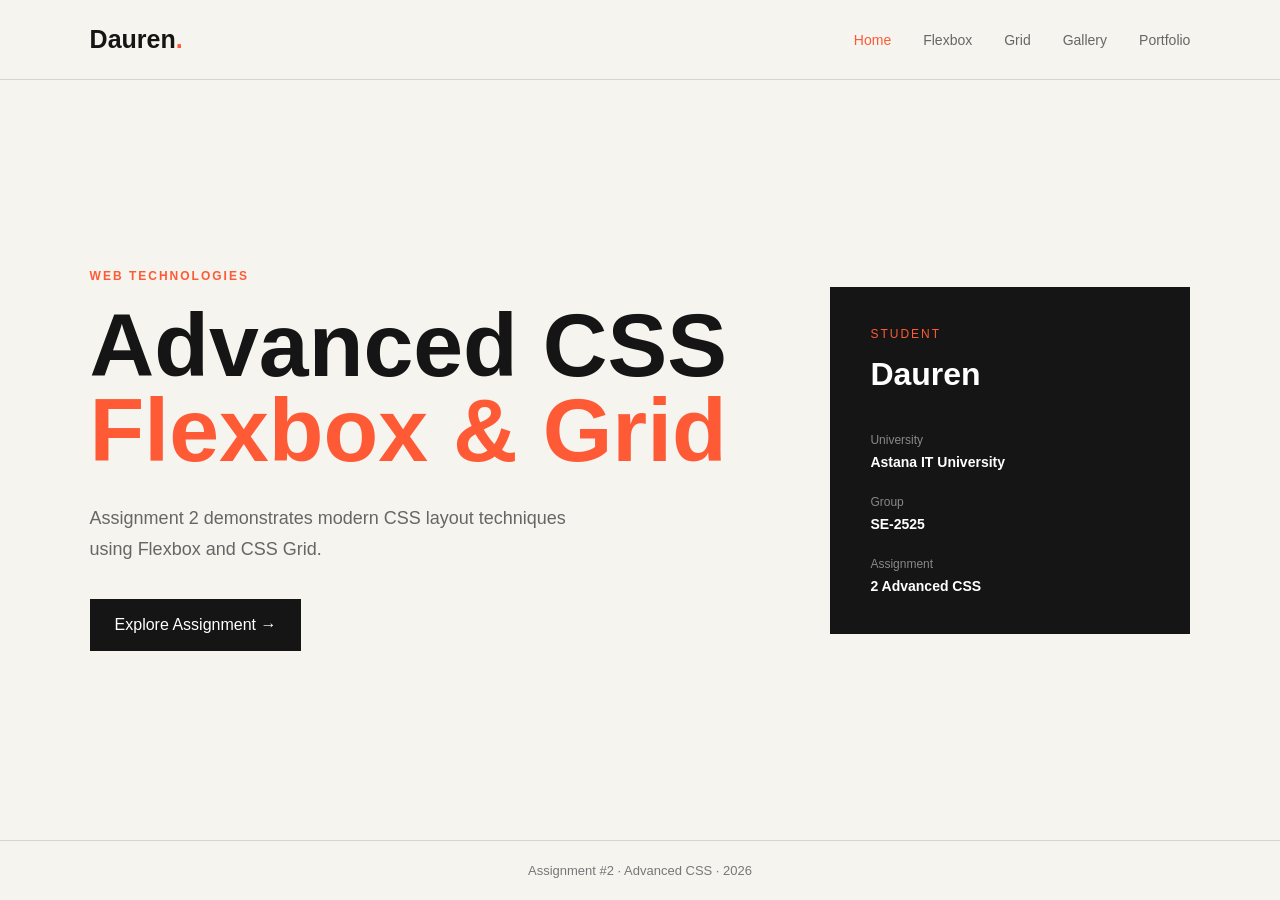
<file: index.html>
<!DOCTYPE html>
<html lang="en">
<head>
    <meta charset="UTF-8">
    <meta name="viewport" content="width=device-width, initial-scale=1.0">
    <title>Assignment #2 | Advanced CSS</title>
    <link rel="stylesheet" href="style.css">
</head>

<body>

<header class="navbar">
    <a href="index.html" class="logo">Dauren<span>.</span></a>

    <nav class="nav-links">
        <a href="index.html" class="active">Home</a>
        <a href="flexbox.html">Flexbox</a>
        <a href="grid.html">Grid</a>
        <a href="gallery.html">Gallery</a>
        <a href="portfolio.html">Portfolio</a>
    </nav>
</header>

<main class="home">

    <section class="hero">
        <p class="label">WEB TECHNOLOGIES</p>

        <h1>
            Advanced CSS<br>
            <span>Flexbox & Grid</span>
        </h1>

        <p class="hero-text">
            Assignment 2 demonstrates modern CSS layout techniques
            using Flexbox and CSS Grid.
        </p>

        <a href="flexbox.html" class="main-btn">
            Explore Assignment →
        </a>
    </section>

    <section class="student-card">
        <p>STUDENT</p>

        <h2>Dauren</h2>

        <div class="student-info">

            <div>
                <span>University</span>
                <strong>Astana IT University</strong>
            </div>

            <div>
                <span>Group</span>
                <strong>SE-2525</strong>
            </div>

            <div>
                <span>Assignment</span>
                <strong>2 Advanced CSS</strong>
            </div>

        </div>
    </section>

</main>

<footer>
    <p>Assignment #2 · Advanced CSS · 2026</p>
</footer>

</body>
</html>
</file>
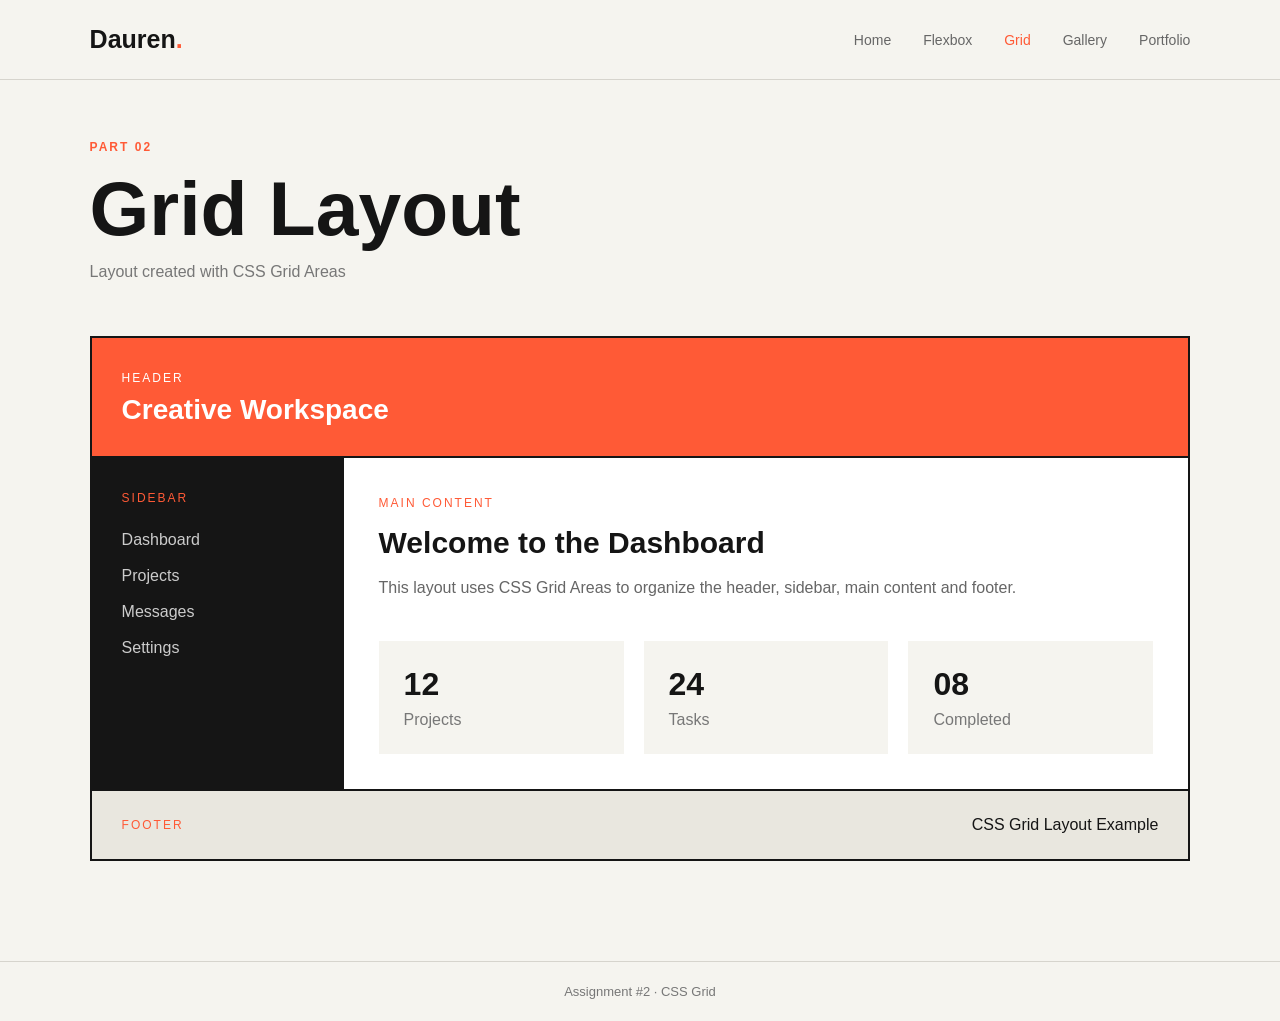
<file: grid.html>
<!DOCTYPE html>
<html lang="en">
<head>
    <meta charset="UTF-8">
    <meta name="viewport" content="width=device-width, initial-scale=1.0">
    <title>CSS Grid | Assignment #2</title>
    <link rel="stylesheet" href="style.css">
</head>

<body>

<header class="navbar">
    <a href="index.html" class="logo">Dauren<span>.</span></a>

    <nav class="nav-links">
        <a href="index.html">Home</a>
        <a href="flexbox.html">Flexbox</a>
        <a href="grid.html" class="active">Grid</a>
        <a href="gallery.html">Gallery</a>
        <a href="portfolio.html">Portfolio</a>
    </nav>
</header>

<main class="page">

    <div class="page-title">
        <p>PART 02</p>
        <h1>Grid Layout</h1>
        <span>Layout created with CSS Grid Areas</span>
    </div>

    <section class="grid-demo">

        <div class="demo-header">
            <span>HEADER</span>
            <h2>Creative Workspace</h2>
        </div>

        <aside class="demo-sidebar">
            <span>SIDEBAR</span>

            <ul>
                <li>Dashboard</li>
                <li>Projects</li>
                <li>Messages</li>
                <li>Settings</li>
            </ul>
        </aside>

        <div class="demo-main">
            <span>MAIN CONTENT</span>

            <h2>Welcome to the Dashboard</h2>

            <p>
                This layout uses CSS Grid Areas to organize the header,
                sidebar, main content and footer.
            </p>

            <div class="stats">
                <div>
                    <strong>12</strong>
                    <span>Projects</span>
                </div>

                <div>
                    <strong>24</strong>
                    <span>Tasks</span>
                </div>

                <div>
                    <strong>08</strong>
                    <span>Completed</span>
                </div>
            </div>
        </div>

        <div class="demo-footer">
            <span>FOOTER</span>
            <p>CSS Grid Layout Example</p>
        </div>

    </section>

</main>

<footer>
    <p>Assignment #2 · CSS Grid</p>
</footer>

</body>
</html>
</file>
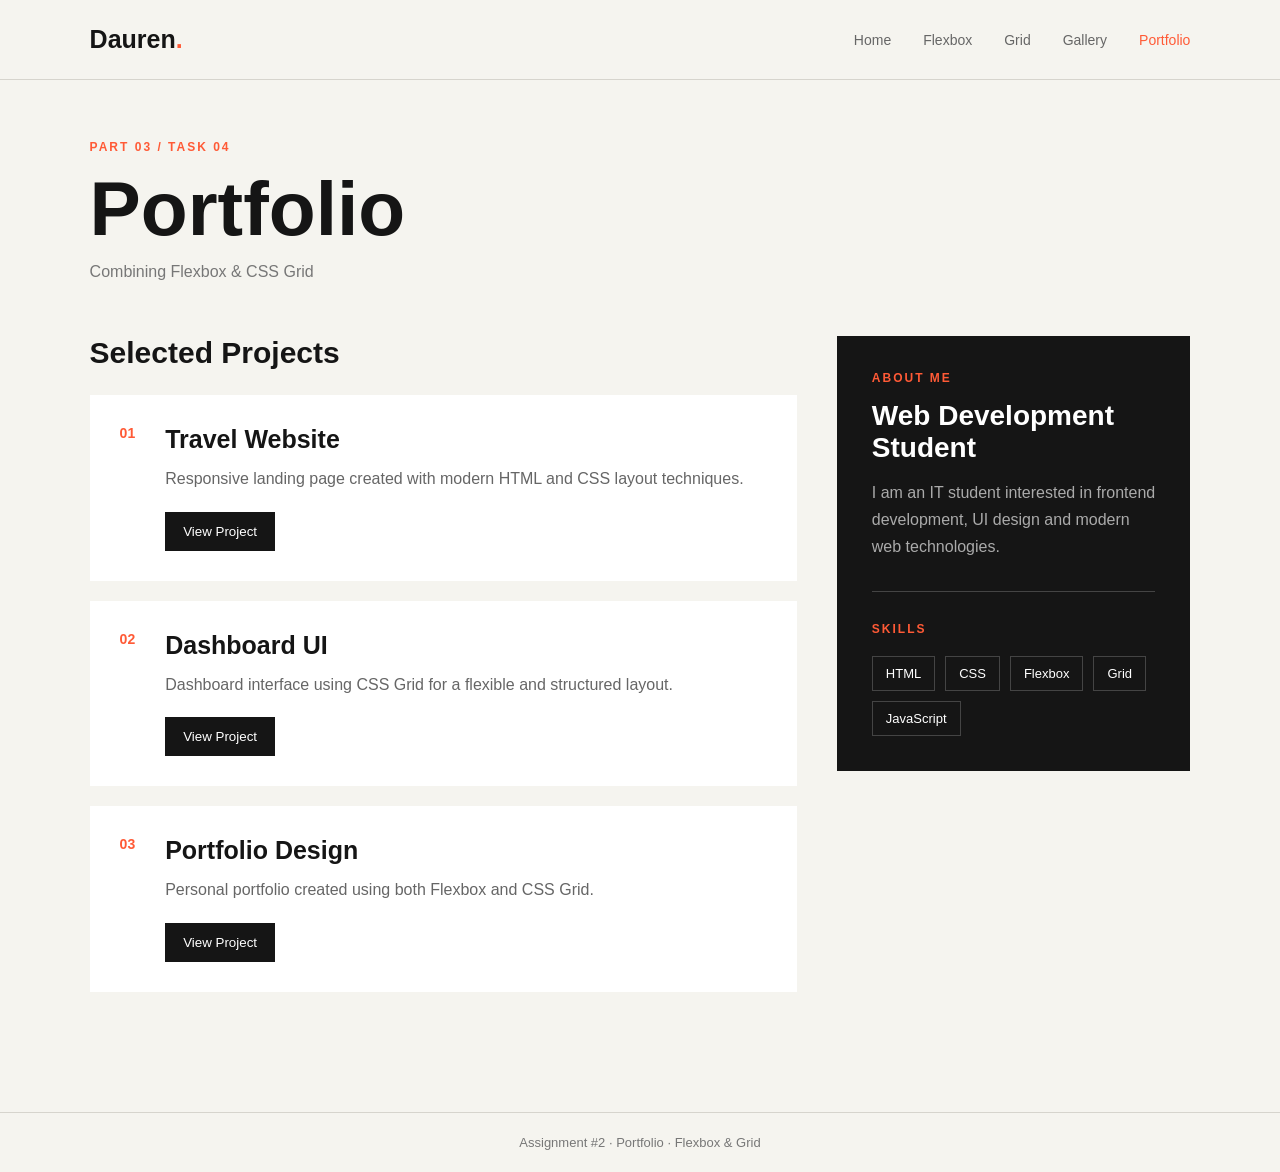
<file: portfolio.html>
<!DOCTYPE html>
<html lang="en">
<head>
    <meta charset="UTF-8">
    <meta name="viewport" content="width=device-width, initial-scale=1.0">
    <title>Portfolio | Assignment #2</title>
    <link rel="stylesheet" href="style.css">
</head>

<body>

<header class="navbar">
    <a href="index.html" class="logo">Dauren<span>.</span></a>

    <nav class="nav-links">
        <a href="index.html">Home</a>
        <a href="flexbox.html">Flexbox</a>
        <a href="grid.html">Grid</a>
        <a href="gallery.html">Gallery</a>
        <a href="portfolio.html" class="active">Portfolio</a>
    </nav>
</header>

<main class="page">

    <div class="page-title">
        <p>PART 03 / TASK 04</p>
        <h1>Portfolio</h1>
        <span>Combining Flexbox & CSS Grid</span>
    </div>

    <section class="portfolio-layout">

        <div class="projects">

            <h2>Selected Projects</h2>

            <article class="project-card">
                <span>01</span>

                <div>
                    <h3>Travel Website</h3>

                    <p>
                        Responsive landing page created with modern
                        HTML and CSS layout techniques.
                    </p>

                    <button>View Project</button>
                </div>
            </article>


            <article class="project-card">
                <span>02</span>

                <div>
                    <h3>Dashboard UI</h3>

                    <p>
                        Dashboard interface using CSS Grid for a
                        flexible and structured layout.
                    </p>

                    <button>View Project</button>
                </div>
            </article>


            <article class="project-card">
                <span>03</span>

                <div>
                    <h3>Portfolio Design</h3>

                    <p>
                        Personal portfolio created using both Flexbox
                        and CSS Grid.
                    </p>

                    <button>View Project</button>
                </div>
            </article>

        </div>


        <aside class="portfolio-sidebar">

            <p class="small-title">ABOUT ME</p>

            <h2>Web Development Student</h2>

            <p>
                I am an IT student interested in frontend development,
                UI design and modern web technologies.
            </p>

            <hr>

            <p class="small-title">SKILLS</p>

            <div class="skills">
                <span>HTML</span>
                <span>CSS</span>
                <span>Flexbox</span>
                <span>Grid</span>
                <span>JavaScript</span>
            </div>

        </aside>

    </section>

</main>

<footer>
    <p>Assignment #2 · Portfolio · Flexbox & Grid</p>
</footer>

</body>
</html>
</file>
<file: style.css>
* {
    margin: 0;
    padding: 0;
    box-sizing: border-box;
}

body {
    font-family: Arial, Helvetica, sans-serif;
    background: #f5f4ef;
    color: #151515;
}

a {
    text-decoration: none;
    color: inherit;
}

img {
    display: block;
    width: 100%;
}

.navbar {
    min-height: 80px;
    padding: 0 7%;

    display: flex;
    justify-content: space-between;
    align-items: center;

    border-bottom: 1px solid #d6d4cd;
    background: #f5f4ef;
}

.logo {
    font-size: 25px;
    font-weight: 800;
}

.logo span {
    color: #ff5a36;
}

.nav-links {
    display: flex;
    align-items: center;
    gap: 32px;
}

.nav-links a {
    font-size: 14px;
    color: #666;
    transition: 0.3s;
}

.nav-links a:hover,
.nav-links .active {
    color: #ff5a36;
}


.home {
    min-height: calc(100vh - 140px);
    padding: 80px 7%;

    display: flex;
    justify-content: space-between;
    align-items: center;
    gap: 70px;
}

.hero {
    flex: 1;
}

.label,
.page-title p,
.small-title {
    color: #ff5a36;
    font-size: 12px;
    font-weight: bold;
    letter-spacing: 2px;
}

.hero h1 {
    font-size: clamp(55px, 7vw, 105px);
    line-height: 0.95;
    margin: 20px 0 30px;
}

.hero h1 span {
    color: #ff5a36;
}

.hero-text {
    max-width: 520px;
    color: #666;
    font-size: 18px;
    line-height: 1.7;
    margin-bottom: 35px;
}

.main-btn {
    display: inline-block;
    background: #151515;
    color: white;
    padding: 17px 25px;
    transition: 0.3s;
}

.main-btn:hover {
    background: #ff5a36;
    transform: translateY(-3px);
}


.student-card {
    width: 360px;
    background: #151515;
    color: white;
    padding: 40px;
}

.student-card > p {
    color: #ff5a36;
    font-size: 12px;
    letter-spacing: 2px;
}

.student-card h2 {
    font-size: 32px;
    margin: 15px 0 40px;
}

.student-info {
    display: flex;
    flex-direction: column;
    gap: 25px;
}

.student-info div {
    display: flex;
    flex-direction: column;
    gap: 7px;
}

.student-info span {
    color: #888;
    font-size: 12px;
}

.student-info strong {
    font-size: 14px;
}

.page {
    padding: 60px 7% 100px;
    min-height: calc(100vh - 140px);
}

.page-title {
    margin-bottom: 55px;
}

.page-title h1 {
    font-size: clamp(45px, 6vw, 80px);
    margin: 10px 0;
}

.page-title span {
    color: #777;
}


.cards-container {
    display: flex;
    gap: 25px;
    align-items: stretch;
}

.card {
    flex: 1;
    background: white;

    display: flex;
    flex-direction: column;

    overflow: hidden;

    transition: transform 0.3s, box-shadow 0.3s;
}

.card:hover {
    transform: translateY(-8px);
    box-shadow: 0 15px 35px rgba(0, 0, 0, 0.12);
}

.card img {
    height: 230px;
    object-fit: cover;
}

.card-content {
    padding: 25px;

    display: flex;
    flex-direction: column;

    flex: 1;
}

.card-number {
    color: #ff5a36;
    font-size: 12px;
    font-weight: bold;
    letter-spacing: 2px;
}

.card-content h2 {
    font-size: 26px;
    margin: 12px 0;
}

.card-content p {
    color: #666;
    line-height: 1.6;
    margin-bottom: 25px;
}

.card-content a {
    margin-top: auto;
    font-weight: bold;
    color: #ff5a36;
}



.grid-demo {
    display: grid;

    grid-template-columns: 250px 1fr;

    grid-template-areas:
        "header header"
        "sidebar main"
        "footer footer";

    gap: 2px;

    background: #151515;
    border: 2px solid #151515;
}



.demo-header {
    grid-area: header;

    background: #ff5a36;
    color: white;
    padding: 30px;
}

.demo-header span {
    font-size: 12px;
    letter-spacing: 2px;
}

.demo-header h2 {
    margin-top: 8px;
    font-size: 28px;
}



.demo-sidebar {
    grid-area: sidebar;

    background: #151515;
    color: white;

    padding: 30px;
    min-height: 300px;
}

.demo-sidebar > span {
    color: #ff5a36;
    font-size: 12px;
    letter-spacing: 2px;
}

.demo-sidebar ul {
    list-style: none;
    margin-top: 25px;
}

.demo-sidebar li {
    margin-bottom: 18px;
    color: #ccc;
}



.demo-main {
    grid-area: main;

    background: white;
    padding: 35px;
}

.demo-main > span {
    color: #ff5a36;
    font-size: 12px;
    letter-spacing: 2px;
}

.demo-main h2 {
    font-size: 30px;
    margin: 15px 0;
}

.demo-main p {
    color: #666;
    line-height: 1.6;
}



.stats {
    display: flex;
    gap: 20px;
    margin-top: 40px;
}

.stats div {
    flex: 1;

    background: #f5f4ef;
    padding: 25px;

    display: flex;
    flex-direction: column;
    gap: 8px;
}

.stats strong {
    font-size: 32px;
}

.stats span {
    color: #777;
}



.demo-footer {
    grid-area: footer;

    background: #e9e7df;

    padding: 25px 30px;

    display: flex;
    justify-content: space-between;
    align-items: center;
}

.demo-footer > span {
    color: #ff5a36;
    font-size: 12px;
    letter-spacing: 2px;
}


.gallery {
    display: grid;

    grid-template-columns: repeat(3, 1fr);

    gap: 18px;
}

.gallery-item {
    position: relative;
    overflow: hidden;
    height: 280px;
}

.gallery-item img {
    width: 100%;
    height: 100%;

    object-fit: cover;

    transition: transform 0.4s;
}

.overlay {
    position: absolute;

    left: 0;
    right: 0;
    bottom: 0;

    padding: 25px;

    background: rgba(0, 0, 0, 0.7);
    color: white;

    font-size: 20px;
    font-weight: bold;

    transform: translateY(100%);
    transition: transform 0.3s;
}

.gallery-item:hover .overlay {
    transform: translateY(0);
}

.gallery-item:hover img {
    transform: scale(1.07);
}



.portfolio-layout {
    display: grid;

    grid-template-columns: 2fr 1fr;

    gap: 40px;
}

.projects > h2 {
    font-size: 30px;
    margin-bottom: 25px;
}



.project-card {
    background: white;

    padding: 30px;
    margin-bottom: 20px;

    display: flex;
    gap: 30px;

    transition: transform 0.3s, box-shadow 0.3s;
}

.project-card:hover {
    transform: translateX(5px);
    box-shadow: 0 10px 30px rgba(0, 0, 0, 0.08);
}

.project-card > span {
    color: #ff5a36;
    font-size: 14px;
    font-weight: bold;
}

.project-card div {
    display: flex;
    flex-direction: column;
    align-items: flex-start;
}

.project-card h3 {
    font-size: 25px;
    margin-bottom: 12px;
}

.project-card p {
    color: #666;
    line-height: 1.6;
    margin-bottom: 20px;
}

.project-card button {
    border: none;
    background: #151515;
    color: white;

    padding: 12px 18px;

    cursor: pointer;

    transition: 0.3s;
}

.project-card button:hover {
    background: #ff5a36;
}



.portfolio-sidebar {
    background: #151515;
    color: white;

    padding: 35px;

    align-self: start;
}

.portfolio-sidebar h2 {
    font-size: 28px;
    margin: 15px 0;
}

.portfolio-sidebar > p:not(.small-title) {
    color: #aaa;
    line-height: 1.7;
}

.portfolio-sidebar hr {
    border: none;
    border-top: 1px solid #444;

    margin: 30px 0;
}

.skills {
    display: flex;
    flex-wrap: wrap;
    gap: 10px;

    margin-top: 20px;
}

.skills span {
    padding: 9px 13px;

    border: 1px solid #444;

    font-size: 13px;
}



body > footer {
    min-height: 60px;

    display: flex;
    justify-content: center;
    align-items: center;

    border-top: 1px solid #d6d4cd;

    color: #777;
    font-size: 13px;
}



@media (max-width: 900px) {

    .home {
        flex-direction: column;
        align-items: stretch;
    }

    .student-card {
        width: 100%;
    }

    .cards-container {
        flex-direction: column;
    }

    .gallery {
        grid-template-columns: repeat(2, 1fr);
    }

    .portfolio-layout {
        grid-template-columns: 1fr;
    }
}


@media (max-width: 700px) {

    .navbar {
        flex-direction: column;
        padding: 20px;
        gap: 20px;
    }

    .nav-links {
        flex-wrap: wrap;
        justify-content: center;
        gap: 18px;
    }

    .grid-demo {
        grid-template-columns: 1fr;

        grid-template-areas:
            "header"
            "sidebar"
            "main"
            "footer";
    }

    .stats {
        flex-direction: column;
    }

    .gallery {
        grid-template-columns: 1fr;
    }

    .hero h1 {
        font-size: 50px;
    }
}
</file>
